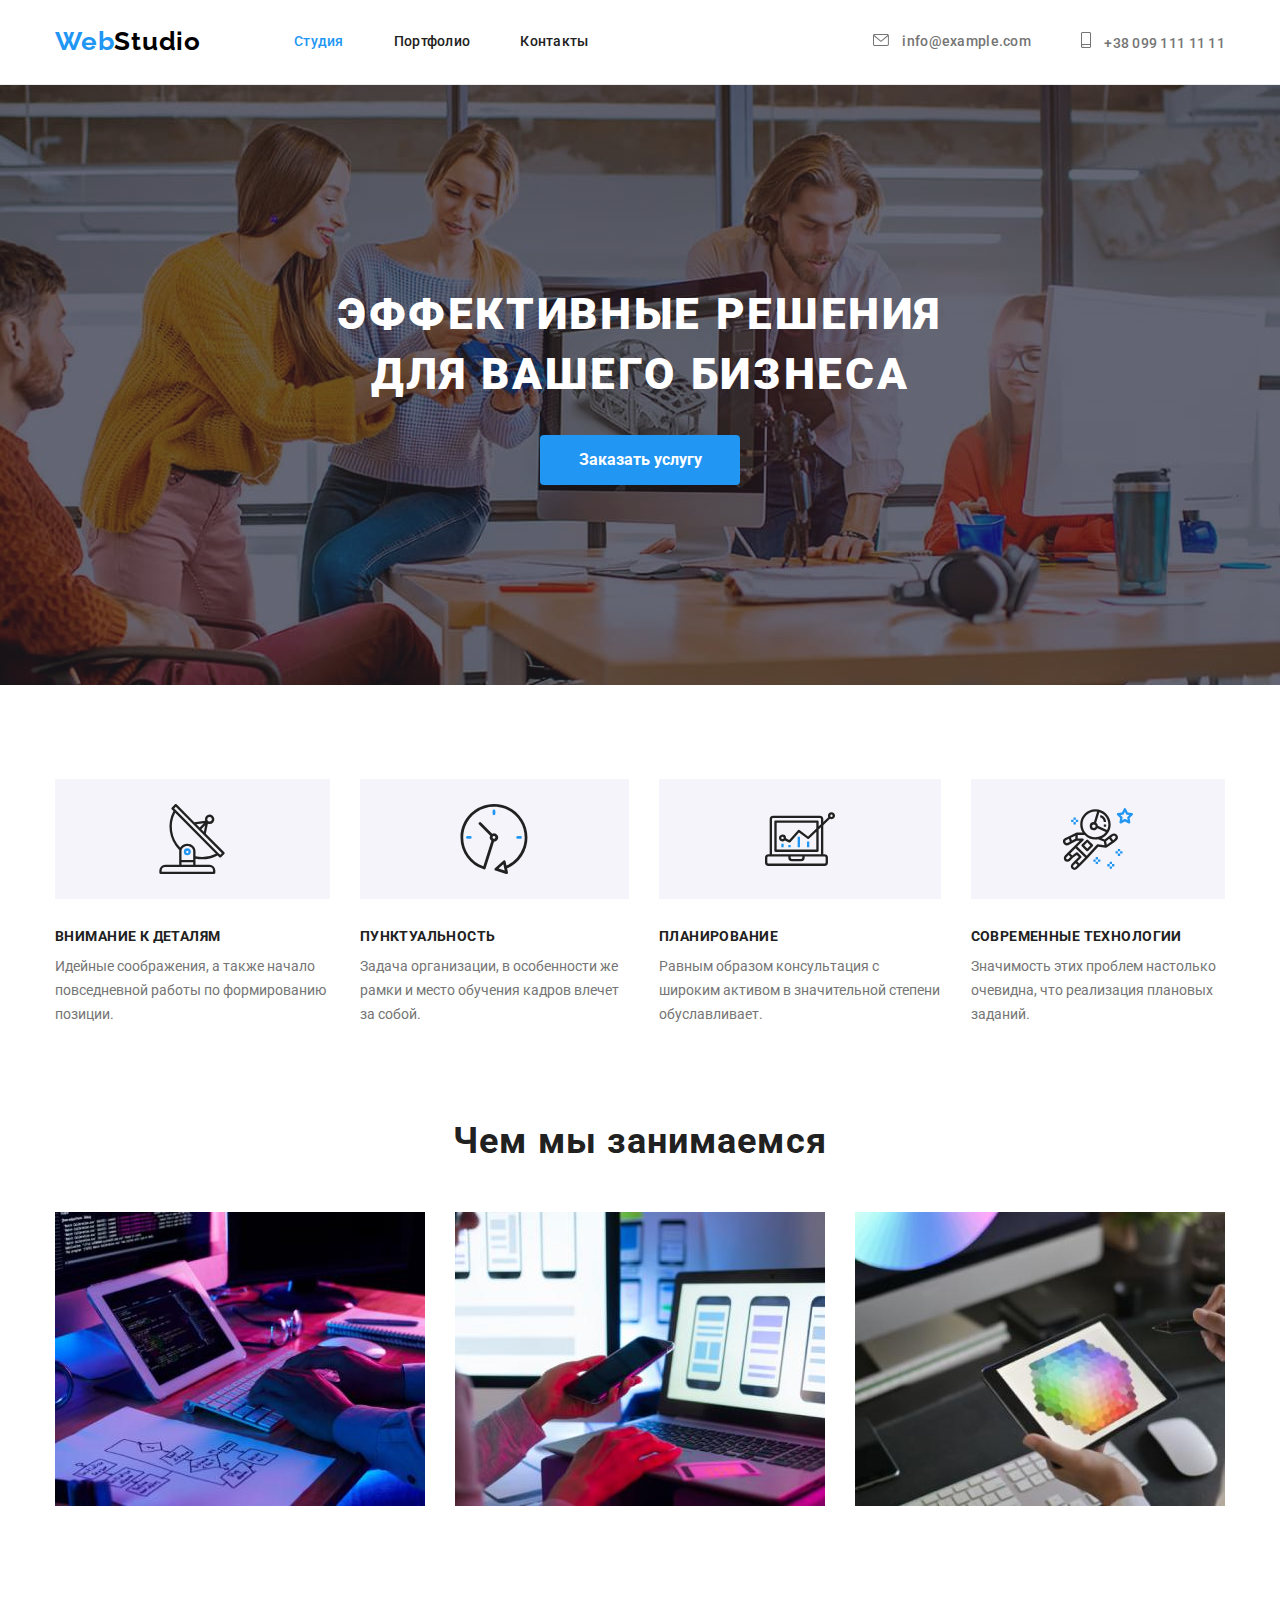
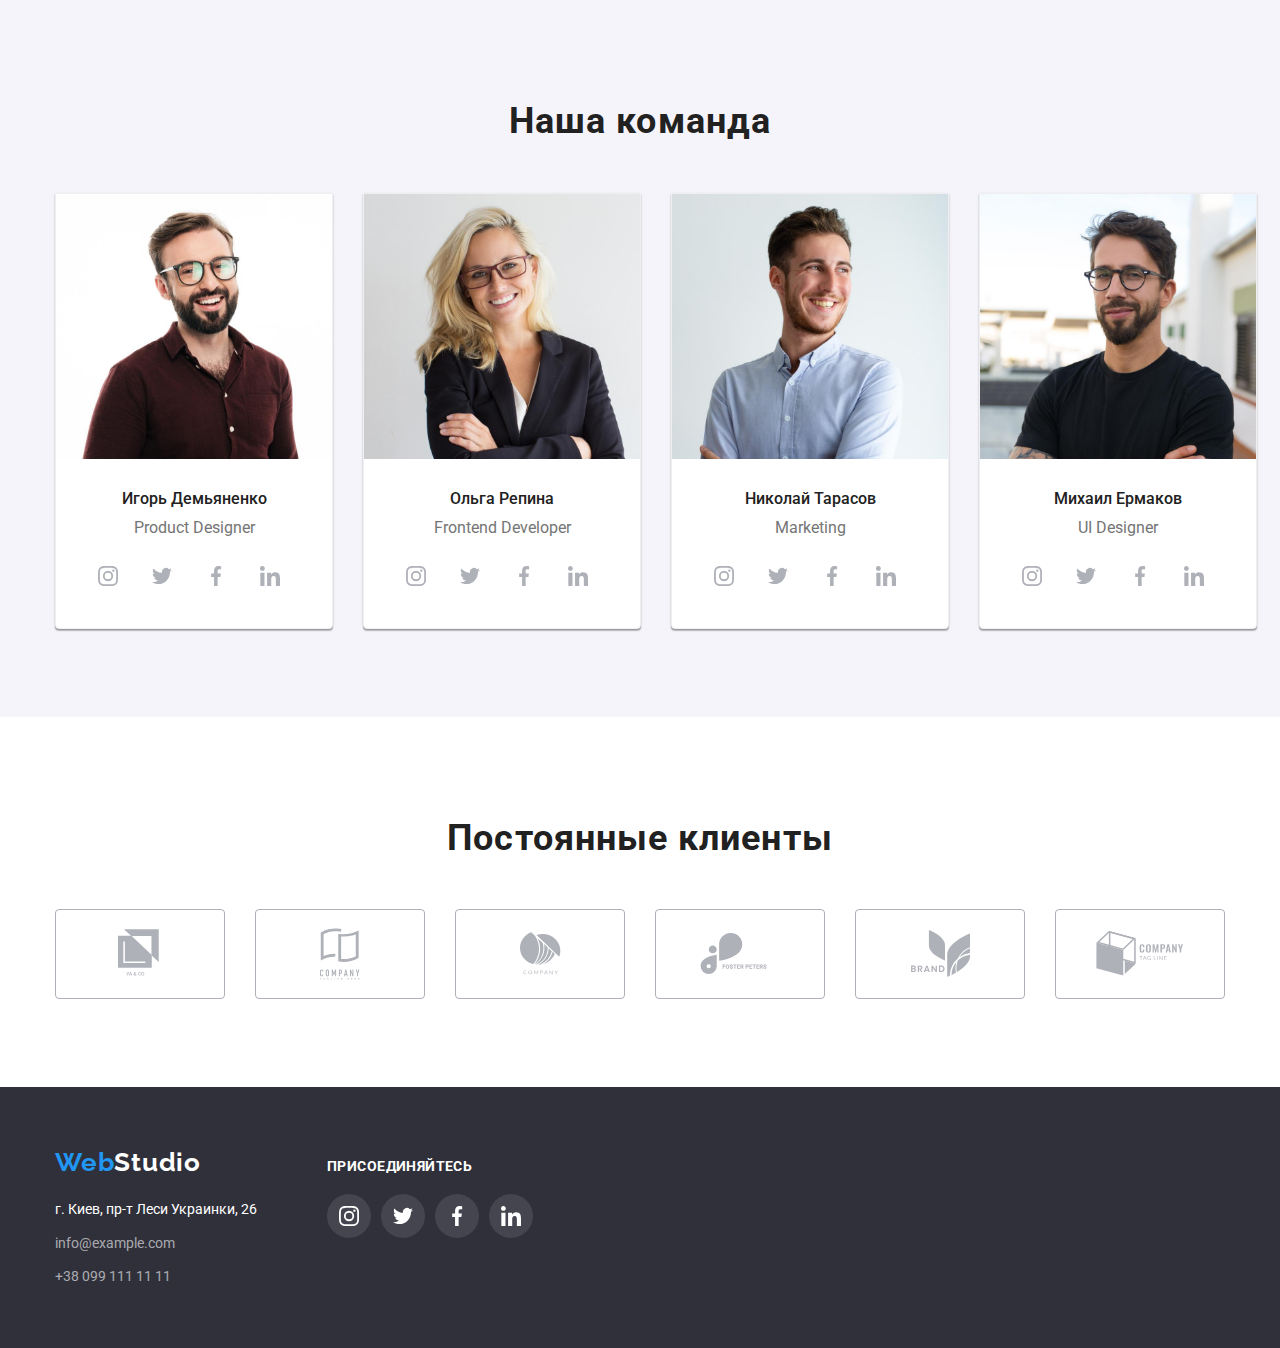
<file: index.html>
<!DOCTYPE html>
<html lang="ru">
<head>
    <meta charset="UTF-8">
    <meta name="viewport" content="width=device-width, initial-scale=1.0">
    <title>Web Studio2</title>
    <link rel="stylesheet" href="https://cdnjs.cloudflare.com/ajax/libs/modern-normalize/1.0.0/modern-normalize.min.css">
    <link rel="stylesheet" href="./css/styles.css">
    <link rel="preconnect" href="https://fonts.gstatic.com">
    <link href="https://fonts.googleapis.com/css2?family=Oleo+Script&family=Raleway:wght@700&family=Roboto:wght@400;500;700;900&display=swap" rel="stylesheet">
</head>
<body>

    <!--шапка-->
    <header class="header">
        <div class="container main-nav">
            <nav class="nav-menu">
                <a href="./index.html" class="logo"> <span class="web">Web</span>Studio</a>
                <ul class="list  site-nav">
                    <li class="item"><a href="./index.html" class="link current">Студия</a></li>
                    <li class="item"><a href="./portfolio.html" class="link">Портфолио</a></li>
                    <li class="item"><a href="#" class="link">Контакты</a></li>
                </ul>
            </nav>
            <ul class="list contacts">
                <li class="item"><a href="mailto:info@example.com " class="contacts-link">
                    <svg class="link-icon envelope">
                        <use href="./images/sprite.svg#icon-envelopehover1"></use>
                    </svg>
                    info@example.com</a></li>
                <li class="item"><a href="tel:+380991111111 " class="contacts-link">
                    <svg class="link-icon smartphone" width="10" height=> 
                        <use href="./images/sprite.svg#icon-smartphone1"></use>
                    </svg>
                    +38 099 111 11 11</a></li>
            </ul>
        </div>
    </header>

    <main>

        <!--герой-->
        <section class="hero">
            <h1 class="hero-title">Эффективные решения <br/> для вашего бизнеса</h1>
            <a href="#" class="button">Заказать услугу</a>
        </section>
       
        <!--качества-->
        <section class="section our-quality">
            <!--<h2>Наши качества</h2>-->
            <div class="container">
                <ul class="list quality">
                    <li class="item icon-antenna">
                        <h3 class="title">Внимание к деталям</h3>
                        <p class="text">Идейные соображения, а также начало повседневной работы по формированию позиции.</p>
                    </li>
                    <li class="item icon-clock">
                        <h3 class="title">Пунктуальность</h3>
                        <p class="text">Задача организации, в особенности же рамки и место обучения кадров влечет за собой.</p>
                    </li>
                    <li class="item icon-diagram">
                        <h3 class="title">Планирование</h3>
                        <p class="text">Равным образом консультация с широким активом в значительной степени обуславливает.</p>
                    </li>
                    <li class="item icon-astronaut">
                        <h3 class="title">Современные технологии</h3>
                        <p class="text">Значимость этих проблем настолько очевидна, что реализация плановых заданий.</p>
                    </li>
                </ul>
            </div>
                
        </section>
        
        <!--чем занимаемся-->
        <section class="section doing">
            <div class="container">
                <h2 class="section-title">Чем мы занимаемся</h2>
            <ul class="list">
                <li class="item"><img src="./images/img11.jpg" alt="photo" width="370"></li>
                <li class="item"><img src="./images/img12.jpg" alt="photo" width="370"></li>
                <li class="item"><img src="./images/img13.jpg" alt="photo" width="370"></li>
            </ul>
            </div>
        </section>

        <!--наша команда-->
        <section class="section command">
            <div class="container">
                <h2 class="section-title">Наша команда</h2>
                <ul class="list">
                    <li class="command-card">
                        <img src="./images/img114.jpg" alt="photo" width="270" class="img">
                        <div class="command-content">
                            <h3 class="name">Игорь Демьяненко</h3>
                            <p class="position">Product Designer</p>
                            <ul class="list social-links">
                                <li class="item"> 
                                    <a href="" class="links">
                                    <svg class="social-icon">
                                        <use href="./images/sprite.svg#icon-instagram11"></use>
                                    </svg>
                                    </a> 
                                </li>
                                <li class="item">
                                    <a href="" class="links">
                                        <svg class="social-icon">
                                            <use href="./images/sprite.svg#icon-twitter1"></use>
                                        </svg>
                                    </a> 
                                </li>
                                <li class="item">
                                    <a href="" class="links">
                                        <svg class="social-icon">
                                            <use href="./images/sprite.svg#icon-facebook11"></use>
                                        </svg>
                                    </a>
                                </li>
                                <li class="item">
                                    <a href="" class="links">
                                        <svg class="social-icon">
                                            <use href="./images/sprite.svg#icon-linkedin11"></use>
                                        </svg>
                                    </a>
                                </li>
                            </ul>
                        </div>
                    </li>
                    <li class="command-card"> 
                        <img src="./images/img115.jpg" alt="photo" width="270" class="img">
                        <div class="command-content">
                            <h3 class="name">Ольга Репина</h3>
                            <p class="position">Frontend Developer</p>
                            <ul class="list social-links">
                                <li class="item"> 
                                    <a href="" class="links">
                                    <svg class="social-icon">
                                        <use href="./images/sprite.svg#icon-instagram11"></use>
                                    </svg>
                                    </a> 
                                </li>
                                <li class="item">
                                    <a href="" class="links">
                                        <svg class="social-icon">
                                            <use href="./images/sprite.svg#icon-twitter1"></use>
                                        </svg>
                                    </a> 
                                </li>
                                <li class="item">
                                    <a href="" class="links">
                                        <svg class="social-icon">
                                            <use href="./images/sprite.svg#icon-facebook11"></use>
                                        </svg>
                                    </a>
                                </li>
                                <li class="item">
                                    <a href="" class="links">
                                        <svg class="social-icon">
                                            <use href="./images/sprite.svg#icon-linkedin11"></use>
                                        </svg>
                                    </a>
                                </li>
                            </ul>
                        </div>
                    </li>
                    <li class="command-card">
                        <img src="./images/img116.jpg" alt="photo" width="270" class="img">
                        <div class="command-content">
                            <h3 class="name">Николай Тарасов</h3>
                            <p class="position">Marketing</p>
                            <ul class="list social-links">
                                <li class="item"> 
                                    <a href="" class="links">
                                    <svg class="social-icon">
                                        <use href="./images/sprite.svg#icon-instagram11"></use>
                                    </svg>
                                    </a> 
                                </li>
                                <li class="item">
                                    <a href="" class="links">
                                        <svg class="social-icon">
                                            <use href="./images/sprite.svg#icon-twitter1"></use>
                                        </svg>
                                    </a> 
                                </li>
                                <li class="item">
                                    <a href="" class="links">
                                        <svg class="social-icon">
                                            <use href="./images/sprite.svg#icon-facebook11"></use>
                                        </svg>
                                    </a>
                                </li>
                                <li class="item">
                                    <a href="" class="links">
                                        <svg class="social-icon">
                                            <use href="./images/sprite.svg#icon-linkedin11"></use>
                                        </svg>
                                    </a>
                                </li>
                            </ul>
                        </div>
                    </li>
                    <li class="command-card">
                        <img src="./images/img117.jpg" alt="photo" width="270" class="img">
                        <div class="command-content">
                            <h3 class="name">Михаил Ермаков</h3>
                            <p class="position">UI Designer</p>
                            <ul class="list social-links">
                                <li class="item"> 
                                    <a href="" class="links">
                                    <svg class="social-icon">
                                        <use href="./images/sprite.svg#icon-instagram11"></use>
                                    </svg>
                                    </a> 
                                </li>
                                <li class="item">
                                    <a href="" class="links">
                                        <svg class="social-icon">
                                            <use href="./images/sprite.svg#icon-twitter1"></use>
                                        </svg>
                                    </a> 
                                </li>
                                <li class="item">
                                    <a href="" class="links">
                                        <svg class="social-icon">
                                            <use href="./images/sprite.svg#icon-facebook11"></use>
                                        </svg>
                                    </a>
                                </li>
                                <li class="item">
                                    <a href="" class="links">
                                        <svg class="social-icon">
                                            <use href="./images/sprite.svg#icon-linkedin11"></use>
                                        </svg>
                                    </a>
                                </li>
                            </ul>
                        </div>    
                    </li>
                </ul>
            </div>
        </section>
        
        <!--постоянные клиенты-->
        <section class="our-clients">
            <div class="container">
                <h2 class="section-title">Постоянные клиенты</h2>
                <ul class="list client-list">
                    <li class="item"><a href="#" class="link-customer">
                        <svg class="icon-customer" width="45px" height="50px">
                            <use href="./images/sprite.svg#icon-logo1"></use>
                        </svg>
                    </a></li>
                    <li class="item"><a href="#" class="link-customer">
                        <svg class="icon-customer" width="40px" height="52px">
                            <use href="./images/sprite.svg#icon-logo2"></use>
                        </svg>
                    </a></li>
                    <li class="item"><a href="#" class="link-customer">
                        <svg class="icon-customer"  width="41px" height="43px">
                            <use href="./images/sprite.svg#icon-logo3"></use>
                        </svg>
                    </a></li>
                    <li class="item"><a href="#" class="link-customer">
                        <svg class="icon-customer" width="80px" height="42px">
                            <use href="./images/sprite.svg#icon-logo4"></use>
                        </svg>
                    </a></li>
                    <li class="item"><a href="#" class="link-customer">
                        <svg class="icon-customer" width="59px" height="47px">
                            <use href="./images/sprite.svg#icon-logo5" ></use>
                        </svg>
                    </a></li>
                    <li class="item"><a href="#" class="link-customer">
                        <svg class="icon-customer"width="88px" height="45px">
                            <use href="./images/sprite.svg#icon-logo6"></use>
                        </svg>
                    </a></li>
                </ul>
            </div>
        </section>
        
    </main>

    <!--футер-->
    <footer class="footer">
        <div class="container container-footer">
            <div class="list-adress">
                <a href="/"class="logo"> <span class="web">Web</span><span class="studio">Studio</span></a> 
                    <address> 
                    <ul class="list">
                        <li class="footer-adress"> <a href="#" class="adress">г. Киев, пр-т Леси Украинки, 26</a> </li>
                        <li class="footer-adress"><a href="mailto:info@example.com" class="list-contacts">info@example.com</a></li>
                        <li class="footer-adress"><a href="tel:+380991111111" class="list-contacts">+38 099 111 11 11</a></li>
                    </ul>
                    </address>
               </div>
        
               <div class="join">
                <b class="join-title">присоединяйтесь</b>
                <ul class="join-list list">
                    <li class="item"><a href="#" class="links edit">
                        <svg class="social-icon icon-edit">
                            <use href="./images/sprite.svg#icon-instagram11"></use>
                        </svg>
                        </a></li>
                    <li class="item"><a href="#" class="links edit">
                        <svg class="social-icon icon-edit">
                            <use href="./images/sprite.svg#icon-twitter1"></use>
                        </svg>
                        </a></li>
                    <li class="item"><a href="#" class="links edit">
                        <svg class="social-icon icon-edit">
                            <use href="./images/sprite.svg#icon-facebook11"></use>
                        </svg>
                        </a></li>
                    <li class="item"><a href="#" class="links edit">
                        <svg class="social-icon icon-edit">
                            <use href="./images/sprite.svg#icon-linkedin11"></use>
                        </svg>
                    </a></li>
                </ul>
               </div>
        </div>
       
    </footer>
    
</body>
</html>
</file>
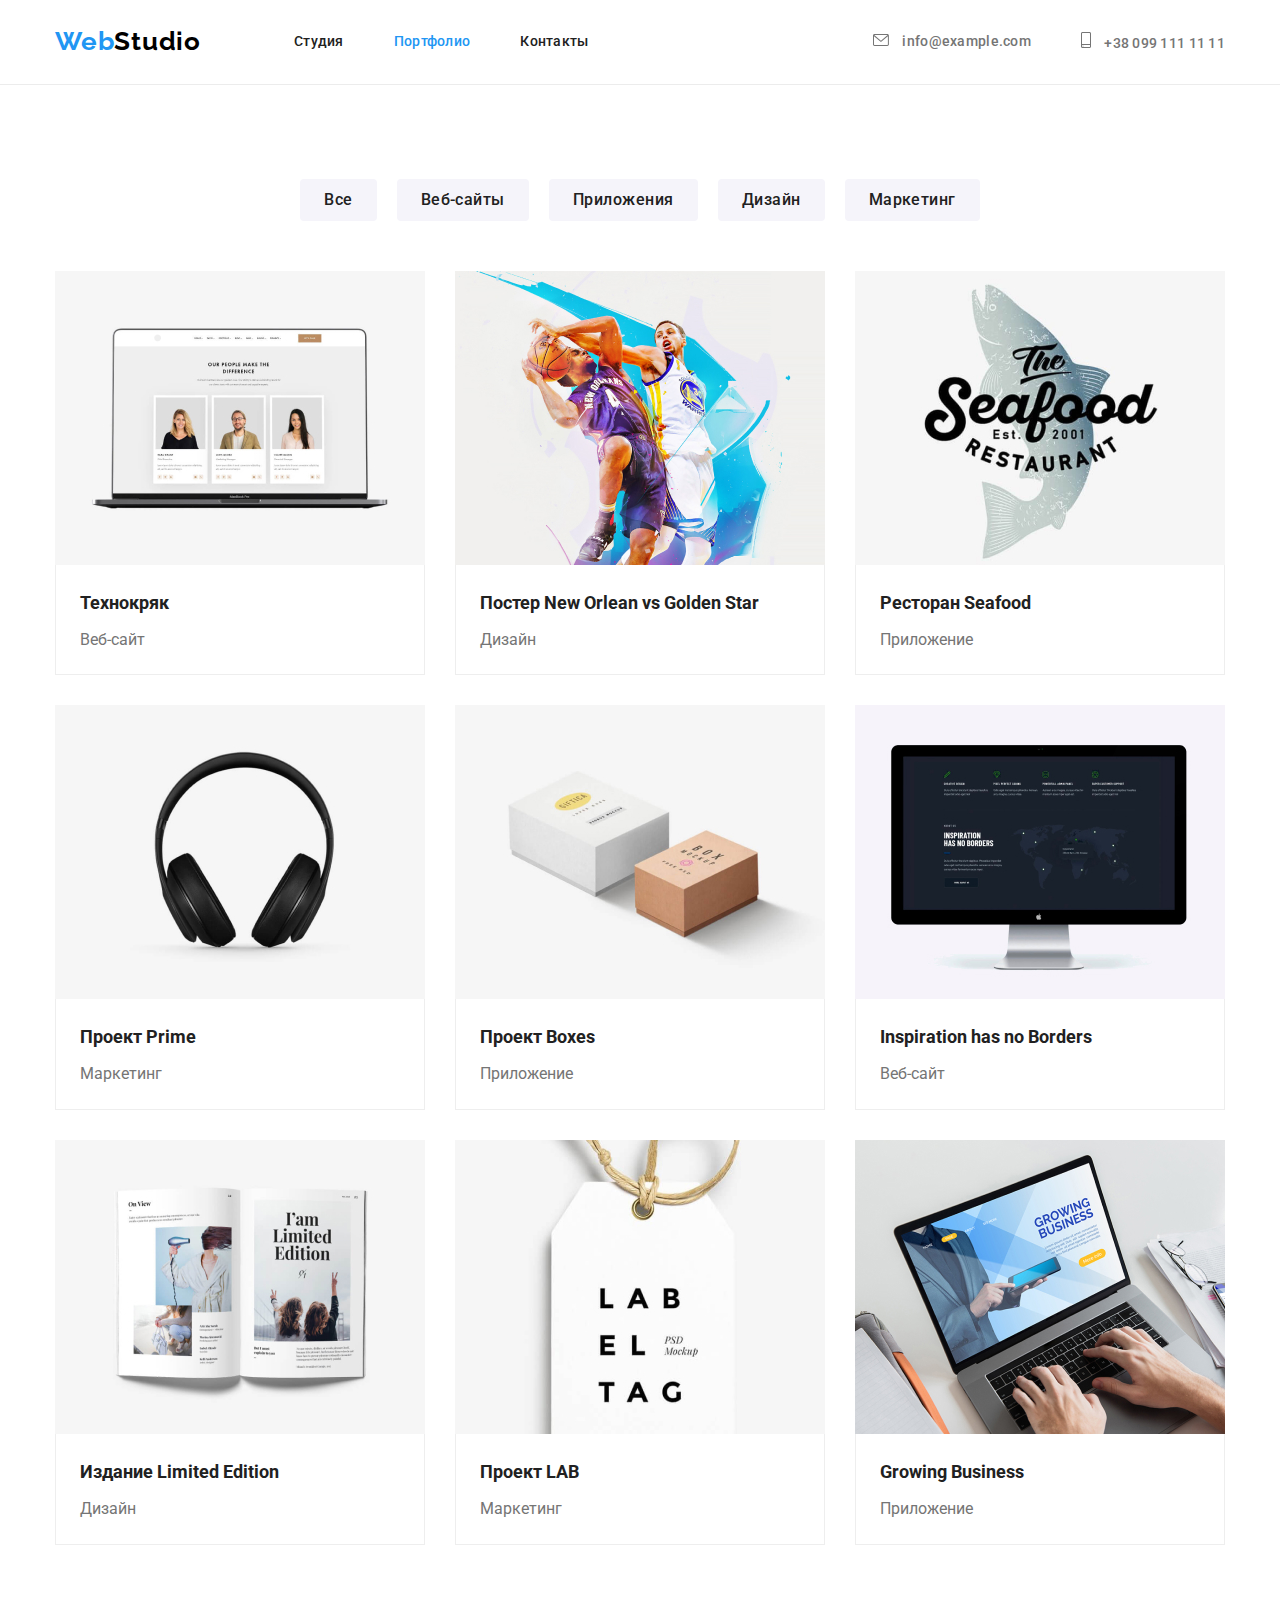
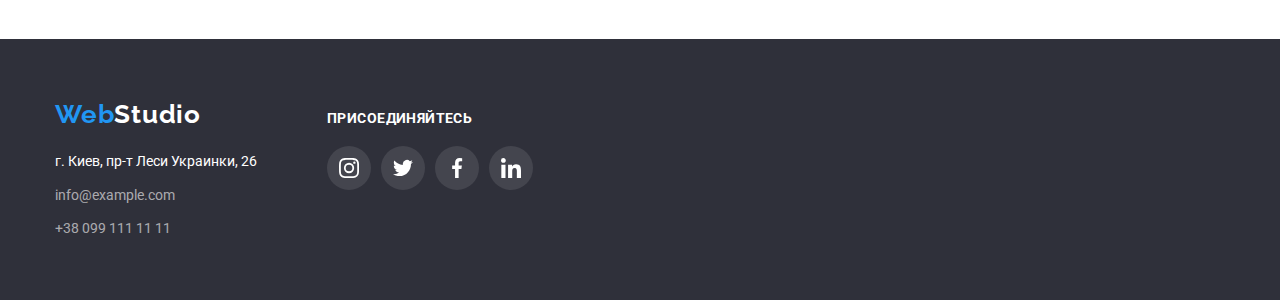
<file: portfolio.html>
<!DOCTYPE html>
<html lang="ru">
<head>
    <meta charset="UTF-8">
    <meta name="viewport" content="width=device-width, initial-scale=1.0">
    <title>Portfolio</title>
    <link rel="stylesheet" href="https://cdnjs.cloudflare.com/ajax/libs/modern-normalize/1.0.0/modern-normalize.min.css">
    <link rel="stylesheet" href="./css/styles.css">
    <link rel="preconnect" href="https://fonts.gstatic.com">
    <link href="https://fonts.googleapis.com/css2?family=Oleo+Script&family=Raleway:wght@700&family=Roboto:wght@400;500;700;900&display=swap" rel="stylesheet">
</head>
<body>

    <!--шапка-->
    <header class="header">
        <div class="container main-nav">
            <nav class="nav-menu">
                <a href="./index.html" class="logo"> <span class="web">Web</span>Studio</a>
                <ul class="list  site-nav">
                    <li class="item"><a href="./index.html" class="link">Студия</a></li>
                    <li class="item"><a href="./portfolio.html" class="link current">Портфолио</a></li>
                    <li class="item"><a href="#" class="link">Контакты</a></li>
                </ul>
            </nav>
            <ul class="list contacts">
                <li class="item"><a href="mailto:info@example.com " class="contacts-link">
                    <svg class="link-icon envelope">
                        <use href="./images/sprite.svg#icon-envelopehover1"></use>
                    </svg>
                    info@example.com</a></li>
                <li class="item"><a href="tel:+380991111111 " class="contacts-link">
                    <svg class="link-icon smartphone" width="10" height=> 
                        <use href="./images/sprite.svg#icon-smartphone1"></use>
                    </svg>
                    +38 099 111 11 11</a></li>
            </ul>
        </div>
    </header>

    <main>
        <section class="portfolio">
            <!-- <h1>Портфолио</h1> -->

            <div class="container">
                <ul class="list choice">
                    <li class="item"><button type="button" class="choise-button">Все</button></li>
                    <li class="item"><button type="button" class="choise-button">Веб-сайты</button></li>
                    <li class="item"><button type="button" class="choise-button">Приложения</button></li>
                    <li class="item"><button type="button" class="choise-button">Дизайн</button></li>
                    <li class="item"><button type="button" class="choise-button">Маркетинг</button></li>
                </ul>
    
                <ul class="list examples">
                    <li class="card">
                        <a href="" class="example">
                            <img src="./images/tehno.jpg" alt="" width="370">
                            <div class="card-content">
                                <h2 class="example-title">Технокряк</h2>
                                <p class="example-name">Веб-сайт</p>
                            </div>
                        </a>
                    </li>
                    <li class="card">
                        <a href="" class="example">
                        <img src="./images/poster.jpg" alt="" width="370">
                        <div class="card-content">
                            <h2 class="example-title">Постер New Orlean vs Golden Star</h2>
                            <p class="example-name">Дизайн</p>
                        </div>
                        </a>
                    </li>
                    <li class="card">
                        <a href="" class="example">
                        <img src="./images/restoran.jpg" alt="" width="370">
                        <div class="card-content">
                            <h2 class="example-title">Ресторан Seafood</h2>
                            <p class="example-name">Приложение</p>
                        </div>
                        </a>
                    </li>
                    <li class="card">
                        <a href="" class="example">
                        <img src="./images/prime.jpg" alt="" width="370">
                        <div class="card-content">
                            <h2 class="example-title">Проект Prime</h2>
                            <p class="example-name">Маркетинг</p>
                        </div>
                        </a>
                    </li>
                    <li class="card">
                        <a href="" class="example">
                        <img src="./images/boxes.jpg" alt="" width="370">
                        <div class="card-content">
                            <h2 class="example-title">Проект Boxes</h2>
                            <p class="example-name">Приложение</p>
                        </div>
                        </a>
                    </li>
                    <li class="card">
                        <a href="" class="example">
                        <img src="./images/inspiration.jpg" alt="" width="370">
                        <div class="card-content">
                            <h2 class="example-title">Inspiration has no Borders</h2>
                            <p class="example-name">Веб-сайт</p>
                        </div>
                        </a>
                    </li>
                    <li class="card">
                        <a href="" class="example">
                        <img src="./images/izdanie.jpg" alt="" width="370">
                        <div class="card-content">
                            <h2 class="example-title">Издание Limited Edition</h2>
                            <p class="example-name">Дизайн</p>
                        </div>
                        </a>
                    </li>
                    <li class="card">
                        <a href="" class="example">
                        <img src="./images/lab.jpg" alt="" width="370">
                        <div class="card-content">
                            <h2 class="example-title">Проект LAB</h2>
                            <p class="example-name">Маркетинг</p>
                        </div>
                        </a>
                    </li>
                    <li class="card">
                        <a href="" class="example">
                        <img src="./images/growing.jpg" alt="" width="370">
                        <div class="card-content">
                            <h2 class="example-title">Growing Business</h2>
                            <p class="example-name">Приложение</p>
                        </div>
                        </a>
                    </li>
                   
                </ul>
            </div>
        </section>
    </main>

    <!--футер-->
    <footer class="footer">
        <div class="container container-footer">
            <div class="list-adress">
                <a href="/"class="logo"> <span class="web">Web</span><span class="studio">Studio</span></a> 
                    <address> 
                    <ul class="list">
                        <li class="footer-adress"> <a href="#" class="adress">г. Киев, пр-т Леси Украинки, 26</a> </li>
                        <li class="footer-adress"><a href="mailto:info@example.com" class="list-contacts">info@example.com</a></li>
                        <li class="footer-adress"><a href="tel:+380991111111" class="list-contacts">+38 099 111 11 11</a></li>
                    </ul>
                    </address>
               </div>
        
               <div class="join">
                <b class="join-title">присоединяйтесь</b>
                <ul class="join-list list">
                    <li class="item"><a href="#" class="links edit">
                        <svg class="social-icon icon-edit">
                            <use href="./images/sprite.svg#icon-instagram11"></use>
                        </svg>
                        </a></li>
                    <li class="item"><a href="#" class="links edit">
                        <svg class="social-icon icon-edit">
                            <use href="./images/sprite.svg#icon-twitter1"></use>
                        </svg>
                        </a></li>
                    <li class="item"><a href="#" class="links edit">
                        <svg class="social-icon icon-edit">
                            <use href="./images/sprite.svg#icon-facebook11"></use>
                        </svg>
                        </a></li>
                    <li class="item"><a href="#" class="links edit">
                        <svg class="social-icon icon-edit">
                            <use href="./images/sprite.svg#icon-linkedin11"></use>
                        </svg>
                    </a></li>
                </ul>
               </div>
        </div>
       
    </footer>
</body>
</html>
</file>
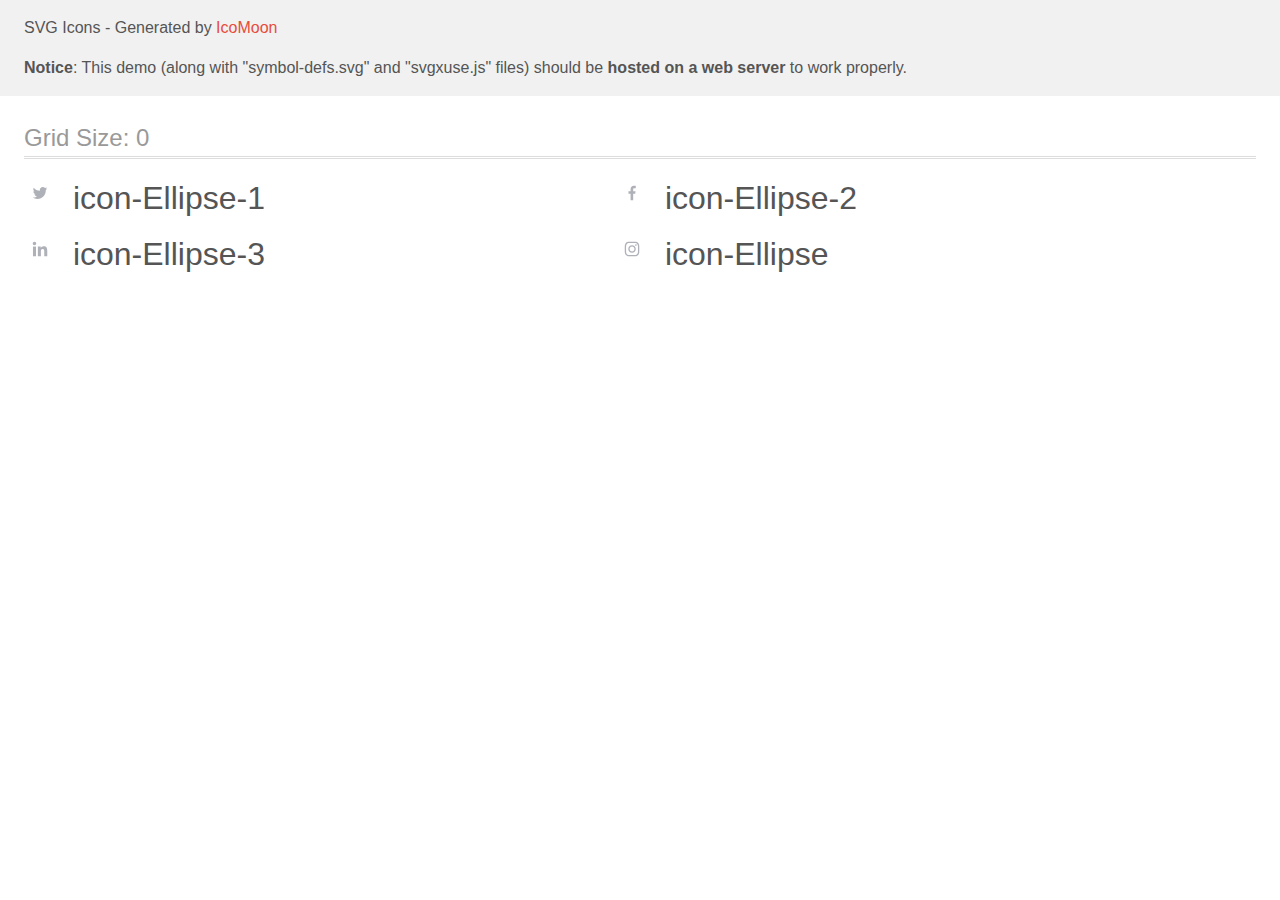
<file: images/icomoon (1)/demo-external-svg.html>
<!doctype html>
<html>
<head>
    <title>IcoMoon - SVG Icons</title>
    <meta charset="utf-8">
    <meta name="viewport" content="width=device-width, initial-scale=1">
    <link rel="stylesheet" href="demo-files/demo.css">
    <link rel="stylesheet" href="style.css">
</head>
<body>
<header class="bgc1 clearfix">
<div class="mhl">
    <p>SVG Icons - Generated by <a href="https://icomoon.io/app">IcoMoon</a></p><p><strong>Notice</strong>: This demo (along with "symbol-defs.svg" and "svgxuse.js" files) should be <b>hosted on a web server</b> to work properly.</p>
</div>
</header>
    <div class="clearfix mhl ptl">
        <h1 class="mvm mtn fgc1">Grid Size: 0</h1>
        <div class="glyph fs1">
            <div class="clearfix pbs">
                <svg class="icon icon-Ellipse-1"><use xlink:href="symbol-defs.svg#icon-Ellipse-1"></use></svg><span class="name"> icon-Ellipse-1</span>
            </div>
        </div>
        <div class="glyph fs1">
            <div class="clearfix pbs">
                <svg class="icon icon-Ellipse-2"><use xlink:href="symbol-defs.svg#icon-Ellipse-2"></use></svg><span class="name"> icon-Ellipse-2</span>
            </div>
        </div>
        <div class="glyph fs1">
            <div class="clearfix pbs">
                <svg class="icon icon-Ellipse-3"><use xlink:href="symbol-defs.svg#icon-Ellipse-3"></use></svg><span class="name"> icon-Ellipse-3</span>
            </div>
        </div>
        <div class="glyph fs1">
            <div class="clearfix pbs">
                <svg class="icon icon-Ellipse"><use xlink:href="symbol-defs.svg#icon-Ellipse"></use></svg><span class="name"> icon-Ellipse</span>
            </div>
        </div>
  </div>
<script defer src="svgxuse.js"></script>
</body>
</html>
</file>
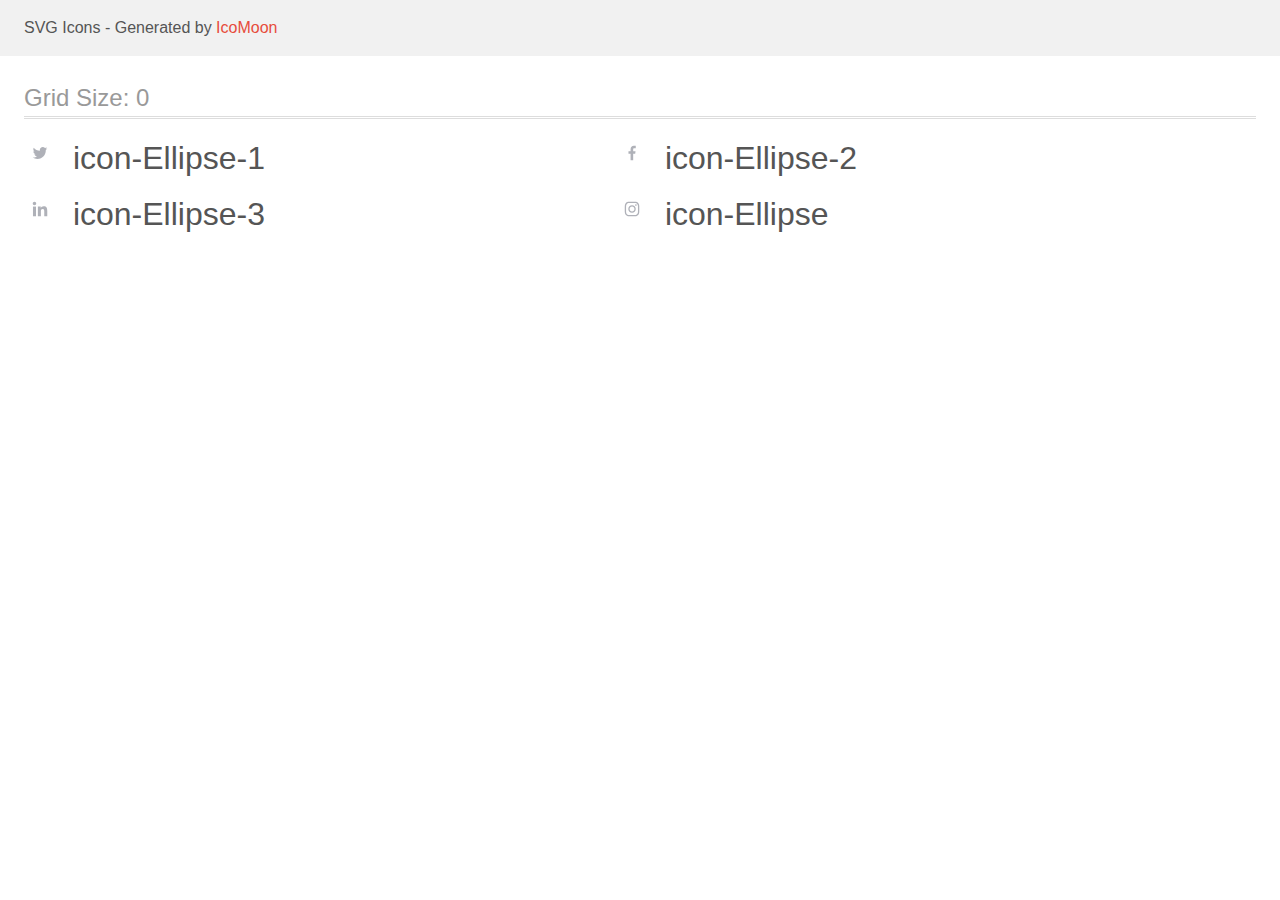
<file: images/icomoon (1)/demo.html>
<!doctype html>
<html>
<head>
    <title>IcoMoon - SVG Icons</title>
    <meta charset="utf-8">
    <meta name="viewport" content="width=device-width, initial-scale=1">
    <link rel="stylesheet" href="demo-files/demo.css">
    <link rel="stylesheet" href="style.css">
</head>
<body>
<svg aria-hidden="true" style="position: absolute; width: 0; height: 0; overflow: hidden;" version="1.1" xmlns="http://www.w3.org/2000/svg" xmlns:xlink="http://www.w3.org/1999/xlink">
<defs>
<symbol id="icon-Ellipse-1" viewBox="0 0 32 32">
<path fill="#fff" style="fill: var(--color1, #fff)" d="M32 16c0 4.418-1.791 8.418-4.686 11.314s-6.895 4.686-11.314 4.686-8.418-1.791-11.314-4.686c-2.895-2.895-4.686-6.895-4.686-11.314s1.791-8.418 4.686-11.314 6.895-4.686 11.314-4.686c4.418 0 8.418 1.791 11.314 4.686s4.686 6.895 4.686 11.314z"></path>
<path fill="#afb1b8" style="fill: var(--color2, #afb1b8)" d="M23.273 11.49c-0.541 0.237-1.117 0.394-1.718 0.471 0.618-0.369 1.090-0.949 1.312-1.648-0.576 0.344-1.213 0.586-1.891 0.722-0.547-0.583-1.327-0.944-2.178-0.944-1.651 0-2.98 1.34-2.98 2.983 0 0.236 0.020 0.464 0.069 0.68-2.479-0.121-4.673-1.309-6.146-3.119-0.257 0.446-0.408 0.957-0.408 1.507 0 1.033 0.532 1.948 1.325 2.478-0.479-0.009-0.949-0.148-1.347-0.367 0 0.009 0 0.021 0 0.033 0 1.449 1.034 2.653 2.389 2.93-0.243 0.066-0.507 0.098-0.782 0.098-0.191 0-0.384-0.011-0.565-0.051 0.386 1.181 1.483 2.049 2.786 2.077-1.015 0.794-2.303 1.272-3.697 1.272-0.245 0-0.479-0.011-0.714-0.041 1.321 0.852 2.886 1.338 4.575 1.338 5.487 0 8.487-4.545 8.487-8.485 0-0.132-0.005-0.259-0.011-0.385 0.592-0.42 1.089-0.944 1.495-1.548z"></path>
</symbol>
<symbol id="icon-Ellipse-2" viewBox="0 0 32 32">
<path fill="#fff" style="fill: var(--color1, #fff)" d="M32 16c0 4.418-1.791 8.418-4.686 11.314s-6.895 4.686-11.314 4.686-8.418-1.791-11.314-4.686c-2.895-2.895-4.686-6.895-4.686-11.314s1.791-8.418 4.686-11.314 6.895-4.686 11.314-4.686c4.418 0 8.418 1.791 11.314 4.686s4.686 6.895 4.686 11.314z"></path>
<path fill="#afb1b8" style="fill: var(--color2, #afb1b8)" d="M18.422 11.142h1.328v-2.313c-0.229-0.031-1.017-0.102-1.935-0.102-1.915 0-3.226 1.204-3.226 3.418v2.037h-2.113v2.585h2.113v6.505h2.59v-6.505h2.027l0.322-2.585h-2.35v-1.781c0.001-0.747 0.202-1.259 1.243-1.259z"></path>
</symbol>
<symbol id="icon-Ellipse-3" viewBox="0 0 32 32">
<path fill="#fff" style="fill: var(--color1, #fff)" d="M32 16c0 4.418-1.791 8.418-4.686 11.314s-6.895 4.686-11.314 4.686-8.418-1.791-11.314-4.686c-2.895-2.895-4.686-6.895-4.686-11.314s1.791-8.418 4.686-11.314 6.895-4.686 11.314-4.686c4.418 0 8.418 1.791 11.314 4.686s4.686 6.895 4.686 11.314z"></path>
<path fill="#afb1b8" style="fill: var(--color2, #afb1b8)" d="M23.269 23.273v-0.001h0.004v-5.335c0-2.61-0.562-4.62-3.613-4.62-1.467 0-2.451 0.805-2.853 1.568h-0.042v-1.324h-2.893v9.711h3.012v-4.809c0-1.266 0.24-2.49 1.808-2.49 1.545 0 1.568 1.445 1.568 2.572v4.728h3.009z"></path>
<path fill="#afb1b8" style="fill: var(--color2, #afb1b8)" d="M8.967 13.562h3.016v9.711h-3.016v-9.711z"></path>
<path fill="#afb1b8" style="fill: var(--color2, #afb1b8)" d="M10.474 8.727c-0.964 0-1.747 0.782-1.747 1.747s0.782 1.763 1.747 1.763c0.964 0 1.747-0.799 1.747-1.763s-0.783-1.747-1.747-1.747v0z"></path>
</symbol>
<symbol id="icon-Ellipse" viewBox="0 0 32 32">
<path fill="#fff" style="fill: var(--color1, #fff)" d="M32 16c0 4.418-1.791 8.418-4.686 11.314s-6.895 4.686-11.314 4.686-8.418-1.791-11.314-4.686c-2.895-2.895-4.686-6.895-4.686-11.314s1.791-8.418 4.686-11.314 6.895-4.686 11.314-4.686c4.418 0 8.418 1.791 11.314 4.686s4.686 6.895 4.686 11.314z"></path>
<path fill="#afb1b8" style="fill: var(--color2, #afb1b8)" d="M23.258 13.004c-0.034-0.773-0.159-1.304-0.338-1.765-0.185-0.489-0.469-0.926-0.841-1.29-0.364-0.369-0.804-0.656-1.287-0.838-0.463-0.179-0.992-0.304-1.764-0.338-0.779-0.037-1.026-0.046-3.001-0.046s-2.222 0.009-2.998 0.043c-0.773 0.034-1.304 0.159-1.764 0.338-0.489 0.185-0.926 0.469-1.29 0.841-0.369 0.364-0.656 0.804-0.838 1.287-0.179 0.463-0.304 0.992-0.338 1.764-0.037 0.779-0.046 1.026-0.046 3.001s0.009 2.222 0.043 2.998c0.034 0.773 0.159 1.304 0.338 1.765 0.185 0.489 0.472 0.926 0.841 1.29 0.364 0.369 0.804 0.656 1.287 0.838 0.463 0.179 0.992 0.304 1.765 0.338 0.776 0.034 1.023 0.043 2.998 0.043s2.222-0.008 2.998-0.043c0.773-0.034 1.304-0.159 1.764-0.338 0.978-0.378 1.75-1.151 2.128-2.128 0.179-0.463 0.304-0.992 0.338-1.765 0.034-0.776 0.043-1.023 0.043-2.998s-0.003-2.222-0.037-2.998zM21.949 18.942c-0.031 0.71-0.151 1.094-0.25 1.35-0.244 0.634-0.747 1.137-1.381 1.381-0.256 0.099-0.642 0.219-1.35 0.25-0.767 0.034-0.997 0.043-2.938 0.043s-2.174-0.008-2.938-0.043c-0.71-0.031-1.094-0.15-1.35-0.25-0.315-0.116-0.602-0.301-0.835-0.543-0.242-0.236-0.426-0.52-0.543-0.835-0.1-0.256-0.219-0.642-0.25-1.35-0.034-0.767-0.043-0.997-0.043-2.938s0.008-2.174 0.043-2.938c0.031-0.71 0.15-1.094 0.25-1.35 0.117-0.315 0.301-0.602 0.546-0.835 0.236-0.242 0.52-0.426 0.835-0.543 0.256-0.099 0.642-0.219 1.35-0.25 0.767-0.034 0.997-0.043 2.938-0.043 1.944 0 2.174 0.008 2.938 0.043 0.71 0.031 1.094 0.151 1.35 0.25 0.315 0.116 0.602 0.301 0.835 0.543 0.242 0.236 0.426 0.52 0.543 0.835 0.099 0.256 0.219 0.642 0.25 1.35 0.034 0.767 0.043 0.997 0.043 2.938s-0.009 2.168-0.043 2.935z"></path>
<path fill="#afb1b8" style="fill: var(--color2, #afb1b8)" d="M16.027 12.265c-2.063 0-3.736 1.674-3.736 3.736s1.674 3.736 3.736 3.736c2.063 0 3.736-1.674 3.736-3.736s-1.674-3.736-3.736-3.736zM16.027 18.425c-1.338 0-2.424-1.085-2.424-2.424s1.086-2.424 2.424-2.424c1.338 0 2.424 1.085 2.424 2.424s-1.085 2.424-2.424 2.424z"></path>
<path fill="#afb1b8" style="fill: var(--color2, #afb1b8)" d="M20.784 12.117c0 0.482-0.391 0.872-0.872 0.872s-0.872-0.391-0.872-0.872c0-0.482 0.391-0.872 0.872-0.872s0.872 0.39 0.872 0.872z"></path>
</symbol>
</defs>
</svg>

<header class="bgc1 clearfix">
<div class="mhl">
    <p>SVG Icons - Generated by <a href="https://icomoon.io/app">IcoMoon</a></p>
</div>
</header>
    <div class="clearfix mhl ptl">
        <h1 class="mvm mtn fgc1">Grid Size: 0</h1>
        <div class="glyph fs1">
            <div class="clearfix pbs">
                <svg class="icon icon-Ellipse-1"><use xlink:href="#icon-Ellipse-1"></use></svg><span class="name"> icon-Ellipse-1</span>
            </div>
        </div>
        <div class="glyph fs1">
            <div class="clearfix pbs">
                <svg class="icon icon-Ellipse-2"><use xlink:href="#icon-Ellipse-2"></use></svg><span class="name"> icon-Ellipse-2</span>
            </div>
        </div>
        <div class="glyph fs1">
            <div class="clearfix pbs">
                <svg class="icon icon-Ellipse-3"><use xlink:href="#icon-Ellipse-3"></use></svg><span class="name"> icon-Ellipse-3</span>
            </div>
        </div>
        <div class="glyph fs1">
            <div class="clearfix pbs">
                <svg class="icon icon-Ellipse"><use xlink:href="#icon-Ellipse"></use></svg><span class="name"> icon-Ellipse</span>
            </div>
        </div>
  </div>
<script defer src="svgxuse.js"></script>
</body>
</html>
</file>
<file: css/styles.css>
:root {
    --primery-text-color: #757575;
    --title-text-color: #212121;
    --accent: #2196F3;
    --white: #FFFFFF;
    --background-color: #F5F4FA;
    --background-footer: #2F303A;
    --list-contacts:rgba(255, 255, 255, 0.6);
    --logo-studio: #000000;
    --outline-cards: #EEEEEE;
    --button-hover: #188CE8;
    --border-color: #ECECEC;
    --icon-color: #AFB1B8;
    --icon-color-edit: rgba(255, 255, 255, 0.1);
}

body {
    background-color: var(--white);
    color: var(--primery-text-color);
    font-family: Roboto,sans-serif;
    font-style: normal;
    font-weight: 400;
}

img {
    display: block;
    min-width: 100%;
    height: auto;
}

/* контейнер */
.container {
    width: 1200px;
    padding-left: 15px;
    padding-right: 15px;
    margin-left: auto;
    margin-right: auto;
    margin-top: 0;
    
}

/* шапка */

.header {
    background-color: var(--white);
    border-bottom: 1px solid var(--border-color);
}

.web {
    color: var(--accent);
}

/* лого */
.logo {
    display: flex;

    color: var(--logo-studio);
    font-family: Raleway,sans-serif;
    font-weight: 700;
    font-size: 26px;
    line-height: 1.2;
    letter-spacing: 0.03em;
    text-decoration: none;
}

/* навигация */


.main-nav {
    display: flex;
    align-items: center;
}

.list {
    list-style: none;
    margin: 0;
    padding: 0;
}

.nav-menu {
    display: flex;
    align-items: center;
}

.site-nav .link {
    display: block;
    padding-top: 32px;
    padding-bottom: 32px;

    color: var(--title-text-color);
    font-weight: 500;
    font-size: 14px;
    line-height: 1.14;
    letter-spacing: 0.02em;
    text-decoration: none;
    
}

.site-nav .link:hover,
.site-nav .link:focus,
.site-nav .link.current,
.contacts .contacts-link:hover,
.contacts .contacts-link:focus  {
    color: var(--accent);
}

.site-nav {
    display: flex;
    margin-left: 93px;
}

.site-nav .item + .item,
.contacts .item + .item {
    margin-left: 50px;
}

/* контакты */
.contacts {
    display: flex;
    margin-left: auto;
    align-items: center;
    
}

.contacts .contacts-link {
    display: block;
    padding-top: 32px;
    padding-bottom: 32px;

    color: var(--primery-text-color);
    font-weight: 500;
    font-size: 14px;
    line-height: 1.14;
    letter-spacing: 0.02em;
    text-decoration: none;
    
}

.envelope {
    width: 16px;
    height: 12px;
    margin-right: 10px;
    fill: var(--icon-color);
}

.smartphone {
    width: 10px;
    height: 16px;
    margin-right: 10px;
    fill: var(--icon-color);

}

.link-icon {
    
    fill: currentColor;
}

/* герой */
.hero {
    height: 600px;
    max-width: 1600px;
    margin-right: auto;
    margin-left: auto;
    padding-top: 200px;

    background-color: var(--background-footer);
    text-align: center;
    background-image: linear-gradient(
        to right,
        rgba(47, 48, 58, 0.4),
        rgba(47, 48, 58, 0.4)
    ), 
        url(../images/hero.jpg);
    background-repeat: no-repeat;
    background-position: center;
    background-size: cover;
}

.hero-title {
   
    margin-top: 0;
    margin-bottom: 30px;

    font-weight: 900;
    font-size: 44px;
    line-height: 1.36;
    letter-spacing: 0.06em;
    text-transform: uppercase;
    color: var(--white);
}

.hero .button {
    display: inline-block;
    padding: 10px 32px;
    min-width: 200px;
    border-radius: 4px;

    font-weight: 700;
    font-size: 16px;
    line-height: 1.87;
    text-decoration: none;
    color: var(--white);
    background-color: var(--accent);
}

.hero .button:hover,
.hero .button:focus {
    background-color: var(--button-hover);
}


/* качества */

.our-quality {
    padding-top: 94px;
}

.quality .title {
    margin-top: 0;
    margin-bottom: 10px;

    color: var(--title-text-color);
    font-weight: 700;
    font-size: 14px;
    line-height: 1.14;
    letter-spacing: 0.03em;
    text-transform: uppercase;
}

.quality .text {
    margin-top: 0;
    margin-bottom: 0;

    font-size: 14px;
    line-height: 1.7;
}

.quality {
    display: flex;
}

.quality .item {
    width: calc((100%-90px)/4);
}

.quality .item+.item{
    margin-left: 30px;
}

.quality .item::before {
    content: "";
    display:block;
    height: 120px;
    
    background-repeat: no-repeat;
    background-position: center;
    background-size: 70px;
    margin-bottom: 30px;
   background-color: var(--background-color); 
}  


.quality .icon-antenna::before {
    background-image: url(../images/antenna.svg);
} 

.quality .icon-clock::before {
    background-image: url(../images/clock.svg);
}

.quality .icon-diagram::before {
    background-image: url(../images/diagram.svg);
}

.quality .icon-astronaut::before {
    background-image: url(../images/astronaut.svg);
}



/* секция*/
.section-title {
    margin-top: 0;
    margin-bottom: 50px;

    color: var(--title-text-color);
    font-weight: 700;
    font-size: 36px;
    line-height: 1.17;
    text-align: center;
    letter-spacing: 0.03em;
}

.doing {
    padding-top: 94px;
    padding-bottom: 94px;
}

.doing .item + .item {
    margin-left: 30px;
}


.doing .list {
    display: flex;
}

/* команда */

.command {
    padding-top: 100px;
    padding-bottom: 88px;
 
    background-color: var(--background-color);
}

.command-content {
    padding: 30px;
    text-align: center;
}

.command .list {
    display: flex;
}

.command-card {
    width: calc((100%-90px)/4);
    margin-right: 30px;

    background-color: var(--white);
    border: 1px solid var(--outline-cards);
    border-radius: 0px 0px 4px 4px;
    box-shadow: 0px 1px 3px rgba(0, 0, 0, 0.12), 0px 1px 1px rgba(0, 0, 0, 0.14), 0px 2px 1px rgba(0, 0, 0, 0.2);
}

.command-card:nth-child(4n) {
    margin-right: 0;
}

.command .section-title{
    margin-bottom: 50px;
}

.list .name {
    margin-top: 0;
    margin-bottom: 10px;

    font-weight: 500;
    font-size: 16px;
    line-height: 1.2;
    color: var(--title-text-color);
    
}

.list .position {
    margin-top: 0;
    margin-bottom: 16px;
    

    font-size: 16px;
    line-height: 1.2;
    color: var(--primery-text-color);
   
}
.social-links .item {
    display: block;
    margin-right: 10px;
}

.links {
    display: flex;
    text-decoration: none;
    width: 44px;
    height: 44px;
    justify-content: center;
    align-items: center;
    border-radius: 50%;
}

.links:hover,
.links:focus {
    background-color: var(--accent);
    --color3: var(--white);
}

.social-icon {
    display: flex;
    width: 20px;
    height: 20px;
}

.social-icon:hover {
    fill: currentColor;
}


/* клиенты */
.our-clients {
    padding-top: 100px;
    padding-bottom: 88px;
}
.our-clients .section-title {
    margin-bottom: 50px;
}

.client-list {
    display: flex;
    
}

.client-list .item:not(:last-child) {
   margin-right: 30px;
}

.link-customer {
    display: flex;
    width: 170px;
    height: 90px;
    align-items: center;
    justify-content: center;
    border: 1px solid var(--icon-color);
    border-radius: 4px;
    outline: none;
   color: var(--icon-color);
}

.icon-customer {
    fill: currentColor;
}

.link-customer:hover {
    border-color: var(--accent);
    color: var(--accent);
}



/* футер */
.list .adress {
    display: inline-block;

    font-size: 14px;
    line-height: 1.7;
    color: var(--white);
    text-decoration: none;
    font-style: normal;
}

.list-contacts {
    display: inline-block;

    font-size: 14px;
    line-height: 24px;
    color: var(--list-contacts);
    text-decoration: none;
    font-style: normal;
}

.footer .footer-adress:not(:last-child) {
    margin-bottom: 9px;
}


.footer {
    display: flex;
    padding-top: 60px; 
    padding-bottom: 60px; 

    background-color: var(--background-footer);
}
.list-adress{
    margin-right: 70px;
    
}


.studio {
    color: var(--white);
}

.footer .logo {
    display: block;
    margin-bottom: 20px;
}

.join-title {
    display: block;
    margin-bottom: 20px;
    font-weight: 700;
    font-size: 14px;
    line-height: 1,2;
    letter-spacing: 0.03em;
    text-transform: uppercase;
    color: var(--white);
}

.join-list .edit {
    background-color: var(--icon-color-edit);
   border-radius: 50%;
    
}

.join-list .edit:hover {
    background-color: var(--accent);
}

.icon-edit {
    --color3: var(--white);
}
 

.join-list {
    display: flex;
    
}

.join-list .item {
   
    margin-right: 10px;
}

.container-footer {
    display: flex;
    align-items: baseline;
}


/* портфолио */

.portfolio {
    padding-top: 94px;
    padding-bottom: 94px;
}

.choice {
    display: flex;
    margin-bottom: 50px;
    justify-content: center;
}

.choice .item + .item {
    margin-left: 20px;
}

.choise-button {
    padding: 6px 22px;
    border-radius: 4px;

    background-color: var(--background-color);
    color: var(--title-text-color);
    font-weight: 500;
    font-size: 16px;
    line-height: 1.6;
    text-align: center;
    letter-spacing: 0.03em;
    border-color: transparent;
    
}

.choise-button:hover,
.choise-button:focus {
    color: var(--white);
    background-color: var(--accent);
}

.list .example-title {
    margin-top: 0;
    margin-bottom: 4px;

    font-weight: 700;
    font-size: 18px;
    line-height: 2;
    color: var(--title-text-color);
}

.example-name {
    margin-top: 0;
    margin-bottom: 0;
    
    font-size: 16px;
    line-height: 1.87;
    color: var(--primery-text-color);
}

.examples {
    display: flex;
    flex-wrap: wrap;
}

.example {
    display: block;
    text-decoration: none;
}

.card .example:hover {
    box-shadow: 0px 1px 1px rgba(0, 0, 0, 0.12), 0px 4px 4px rgba(0, 0, 0, 0.06), 1px 4px 6px rgba(0, 0, 0, 0.16);
}


.card {
    width: calc((100% - 60px) / 3);
    margin-right: 30px;
    margin-bottom: 30px;
}
 

.card:nth-child(3n) {
    margin-right: 0;
}

.card:nth-last-child(-n + 3){
    margin-bottom: 0;
}

.card-content {
    padding: 20px 24px;

    border-right: 1px solid var(--outline-cards);
    border-left: 1px solid var(--outline-cards);
    border-bottom: 1px solid var(--outline-cards);
}
</file>
<file: images/icomoon (1)/demo-files/demo.css>
body {
  padding: 0;
  margin: 0;
  font-family: sans-serif;
  font-size: 1em;
  line-height: 1.5;
  color: #555;
  background: #fff;
}
h1 {
  font-size: 1.5em;
  font-weight: normal;
  box-shadow: 0 1px #ddd, 0 2px #fff, 0 3px #ddd;
}
small {
  font-size: .66666667em;
}
a {
  color: #e74c3c;
  text-decoration: none;
}
a:hover, a:focus {
  box-shadow: 0 1px #e74c3c;
}
.bshadow0, input {
  box-shadow: inset 0 -2px #e7e7e7;
}
input:hover {
  box-shadow: inset 0 -2px #ccc;
}
input, fieldset {
  font-size: 1em;
  margin: 0;
  padding: 0;
  border: 0;
}
input {
  color: inherit;
  line-height: 1.5;
  height: 1.5em;
  padding: .25em 0;
}
input:focus {
  outline: none;
  box-shadow: inset 0 -2px #449fdb;
}
.glyph {
  font-size: 16px;
  margin-right: 1.5em;
  float: left;
  width: 17em;
}
svg {
  color: #000;
}
.liga {
  width: 80%;
  width: calc(100% - 2.5em);
}
.talign-right {
  text-align: right;
}
.talign-center {
  text-align: center;
}
.bgc1 {
  background: #f1f1f1;
}
.fgc0 {
  color: #000;
}
.fgc1 {
  color: #999;
}
p {
  margin-top: 1em;
  margin-bottom: 1em;
}
.mvm {
  margin-top: .75em;
  margin-bottom: .75em;
}
.mtn {
  margin-top: 0;
}
.mtl, .mal {
  margin-top: 1.5em;
}
.mbl, .mal {
  margin-bottom: 1.5em;
}
.mal, .mhl {
  margin-left: 1.5em;
  margin-right: 1.5em;
}
.mhmm {
  margin-left: 1em;
  margin-right: 1em;
}
.ptl {
  padding-top: 1.5em;
}
.pbs, .pvs {
  padding-bottom: .25em;
}
.pvs, .pts {
  padding-top: .25em;
}
.unit {
  float: left;
}
.unitRight {
  float: right;
}
.size1of2 {
  width: 50%;
}
.size1of1 {
  width: 100%;
}
.clearfix:before, .clearfix:after {
  content: " ";
  display: table;
}
.clearfix:after {
  clear: both;
}
.hidden-true {
  display: none;
}
.textbox0 {
  width: 3em;
  background: #f1f1f1;
  padding: .25em .5em;
  line-height: 1.5;
  height: 1.5em;
}
.fs0 {
  font-size: 16px;
}
.fs1 {
  font-size: 32px;
}
.name {
  margin-left: .25em;
}
</file>
<file: images/icomoon (1)/style.css>
.icon {
  display: inline-block;
  width: 1em;
  height: 1em;
  stroke-width: 0;
  stroke: currentColor;
  fill: currentColor;
}

/* ==========================================
Single-colored icons can be modified like so:
.icon-name {
  font-size: 32px;
  color: red;
}
========================================== */
</file>
